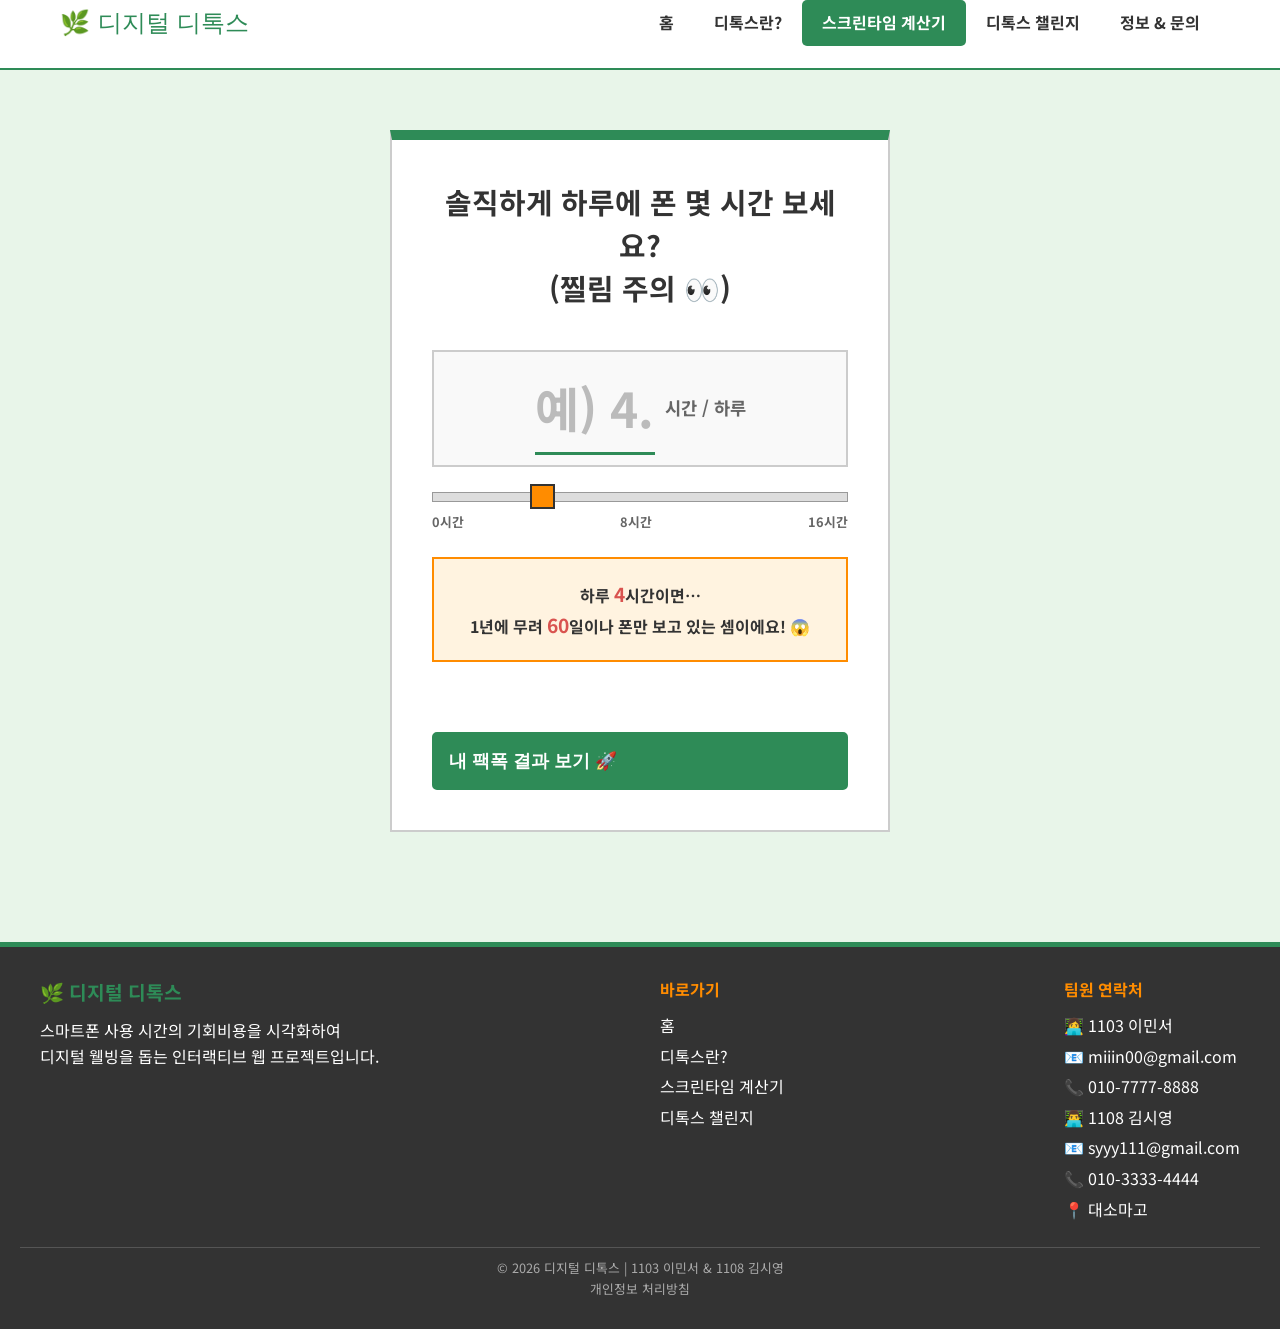
<file: 디지털 디톡스_ 김시영이민서/html/index.html>
<!DOCTYPE html>
<html lang="ko">
<head>
  <meta charset="UTF-8" />
  <meta name="viewport" content="width=device-width, initial-scale=1.0" />
  <title>디지털 디톡스 | 스크린타임 계산기</title>
  <link rel="icon" href="data:image/svg+xml,<svg xmlns='http://www.w3.org/2000/svg' viewBox='0 0 100 100'><text y='.9em' font-size='90'>⏱️</text></svg>" />
  <link rel="preconnect" href="https://fonts.googleapis.com" />
  <link href="https://fonts.googleapis.com/css2?family=Noto+Sans+KR:wght@400;500;700;800;900&display=swap" rel="stylesheet" />
  <link rel="stylesheet" href="../css/common.css" />
  <link rel="stylesheet" href="../css/index.css" />
</head>
<body>

  <header>
    <nav class="navbar" aria-label="메인 네비게이션">
      <div class="nav-container">
        <a href="main.html" class="nav-logo" aria-label="홈으로 이동">
          <span class="logo-icon">🌿</span>
          <span class="logo-text">디지털 디톡스</span>
        </a>
        <ul class="nav-menu" id="navMenu">
          <li class="nav-item"><a href="main.html" class="nav-link">홈</a></li>
          <li class="nav-item has-dropdown">
            <a href="detox.html" class="nav-link">디톡스란?</a>
            <ul class="dropdown-menu">
              <li><a href="detox.html#addiction">우리의 폰 사용 실태</a></li>
              <li><a href="detox.html#definition">디지털 디톡스란?</a></li>
            </ul>
          </li>
          <li class="nav-item has-dropdown">
            <a href="index.html" class="nav-link active">스크린타임 계산기</a>
            <ul class="dropdown-menu">
              <li><a href="index.html">시간 입력하기</a></li>
              <li><a href="result.html">결과 분석 보기</a></li>
            </ul>
          </li>
          <li class="nav-item has-dropdown">
            <a href="challenge.html" class="nav-link">디톡스 챌린지</a>
            <ul class="dropdown-menu">
              <li><a href="challenge.html#seven-day">7일 챌린지</a></li>
              <li><a href="challenge.html#tips">실천 팁</a></li>
            </ul>
          </li>
          <li class="nav-item has-dropdown">
            <a href="challenge.html#stats" class="nav-link">정보 &amp; 문의</a>
            <ul class="dropdown-menu">
              <li><a href="challenge.html#stats">관련 통계</a></li>
              <li><a href="challenge.html#contact">문의하기</a></li>
            </ul>
          </li>
        </ul>
        <button class="nav-toggle" id="navToggle" aria-label="메뉴 열기" aria-expanded="false">
          <span></span><span></span><span></span>
        </button>
      </div>
    </nav>
  </header>

  <main class="calc-main">
    <div class="calc-center">
      <p class="calc-question">솔직하게 하루에 폰 몇 시간 보세요?<br />(찔림 주의 👀)</p>

      <form class="calc-form" id="calcForm" novalidate>
        <div class="input-group">
          <input
            type="number"
            id="hoursInput"
            class="calc-input"
            min="0" max="24" step="0.5"
            placeholder="예) 4.5"
            aria-label="일일 스크린타임 시간 입력"
            required
          />
          <span class="input-unit">시간 / 하루</span>
        </div>

        <label for="hoursSlider" class="sr-only">슬라이더로 조절</label>
        <input
          type="range"
          id="hoursSlider"
          class="calc-slider"
          min="0" max="16" step="0.5" value="4"
          aria-label="스크린타임 슬라이더"
        />
        <div class="slider-labels">
          <span>0시간</span>
          <span>8시간</span>
          <span>16시간</span>
        </div>

        <p class="calc-preview" id="calcPreview">
          하루 <strong id="previewHours">4</strong>시간이면…<br />
          1년에 무려 <strong id="previewYearDays">60</strong>일이나 폰만 보고 있는 셈이에요! 😱
        </p>

        <p class="calc-error" id="calcError" role="alert" aria-live="polite"></p>

        <button type="submit" class="btn btn-primary calc-submit">
          내 팩폭 결과 보기 🚀
        </button>
      </form>
    </div>
  </main>

  <footer>
    <div class="footer-inner">
      <div class="footer-brand">
        <p class="footer-logo">🌿 디지털 디톡스</p>
        <p>스마트폰 사용 시간의 기회비용을 시각화하여<br />디지털 웰빙을 돕는 인터랙티브 웹 프로젝트입니다.</p>
      </div>
      <nav class="footer-links" aria-label="푸터 링크">
        <h4>바로가기</h4>
        <ul>
          <li><a href="main.html">홈</a></li>
          <li><a href="detox.html">디톡스란?</a></li>
          <li><a href="index.html">스크린타임 계산기</a></li>
          <li><a href="challenge.html">디톡스 챌린지</a></li>
        </ul>
      </nav>
      <address class="footer-contact" style="font-style:normal;">
        <h4>팀원 연락처</h4>
        <p>👩‍💻 1103 이민서</p>
        <p>📧 miiin00@gmail.com</p>
        <p>📞 010-7777-8888</p>
        <p>👨‍💻 1108 김시영</p>
        <p>📧 syyy111@gmail.com</p>
        <p>📞 010-3333-4444</p>
        <p>📍 대소마고</p>
      </address>
    </div>
    <div class="footer-bottom">
      <p>© 2026 디지털 디톡스 | 1103 이민서 &amp; 1108 김시영</p>
      <a href="#">개인정보 처리방침</a>
    </div>
  </footer>

  <script src="../js/common.js"></script>
  <script src="../js/index.js"></script>
</body>
</html>
</file>
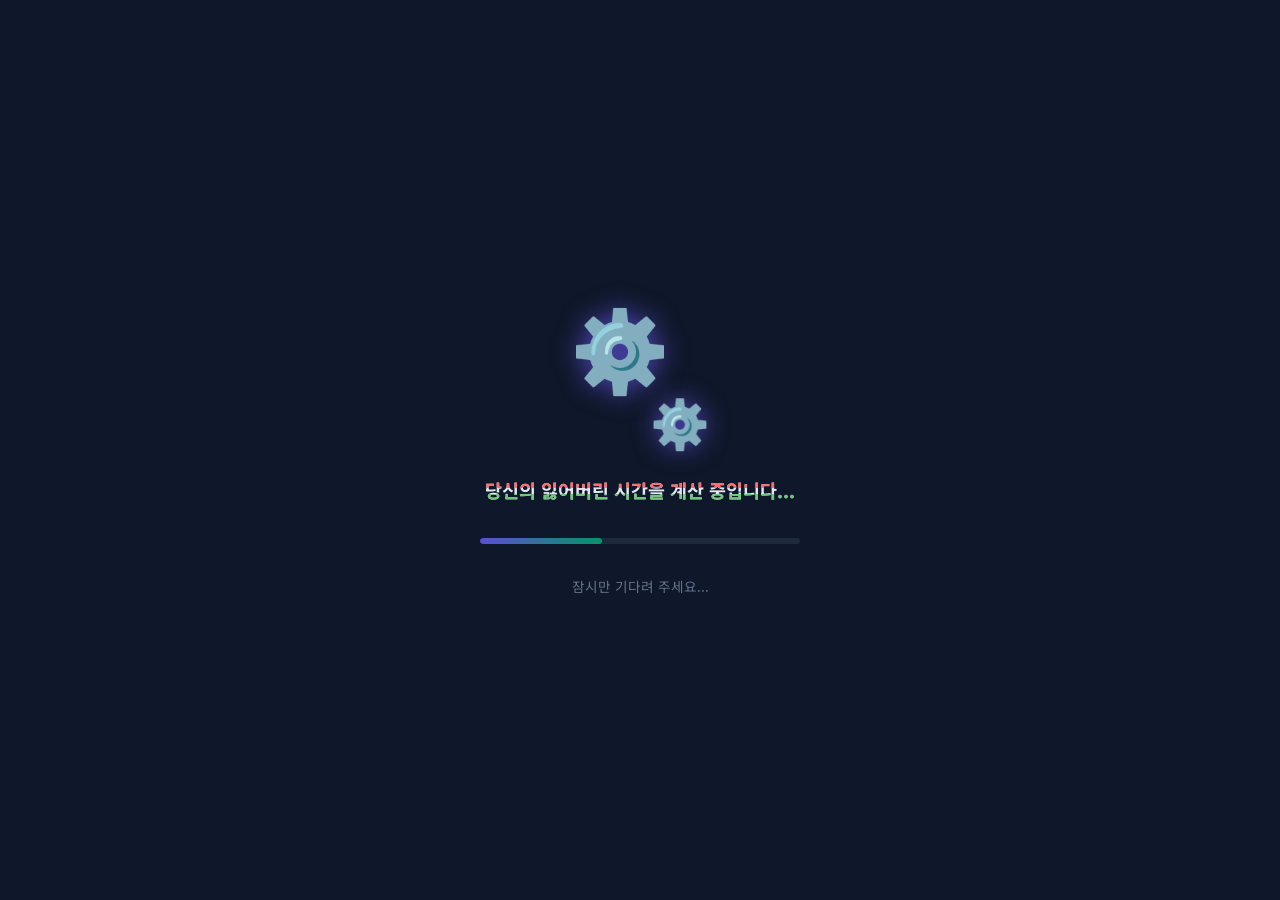
<file: 디지털 디톡스_ 김시영이민서/html/loading.html>
<!DOCTYPE html>
<!--
  loading.html - 로딩 (긴장감 조성) 페이지
  제작: 김시영, 이민서
  설명: 톱니바퀴 CSS 애니메이션 + 글리치 텍스트 → 2.8초 후 result.html로 자동 이동
-->
<html lang="ko">
<head>
  <meta charset="UTF-8" />
  <meta name="viewport" content="width=device-width, initial-scale=1.0" />
  <title>계산 중...</title>
  <link rel="icon" href="data:image/svg+xml,<svg xmlns='http://www.w3.org/2000/svg' viewBox='0 0 100 100'><text y='.9em' font-size='90'>⚙️</text></svg>" />
  <link href="https://fonts.googleapis.com/css2?family=Noto+Sans+KR:wght@400;700;900&display=swap" rel="stylesheet" />
  <link rel="stylesheet" href="../css/loading.css" />
</head>
<body class="loading-body">

  <main class="loading-main">
    <!-- 톱니바퀴 애니메이션 -->
    <div class="gears-wrapper" aria-hidden="true">
      <div class="gear gear-big">⚙️</div>
      <div class="gear gear-small">⚙️</div>
    </div>

    <!-- 글리치 텍스트 -->
    <p class="glitch-text" data-text="당신의 잃어버린 시간을 계산 중입니다...">
      당신의 잃어버린 시간을 계산 중입니다...
    </p>

    <!-- 진행 바 -->
    <div class="progress-bar-wrapper" role="progressbar" aria-label="계산 진행 중">
      <div class="progress-bar" id="progressBar"></div>
    </div>

    <!-- 카운트다운 -->
    <p class="loading-hint" id="loadingHint">잠시만 기다려 주세요...</p>
  </main>

  <script src="../js/loading.js"></script>
</body>
</html>
</file>
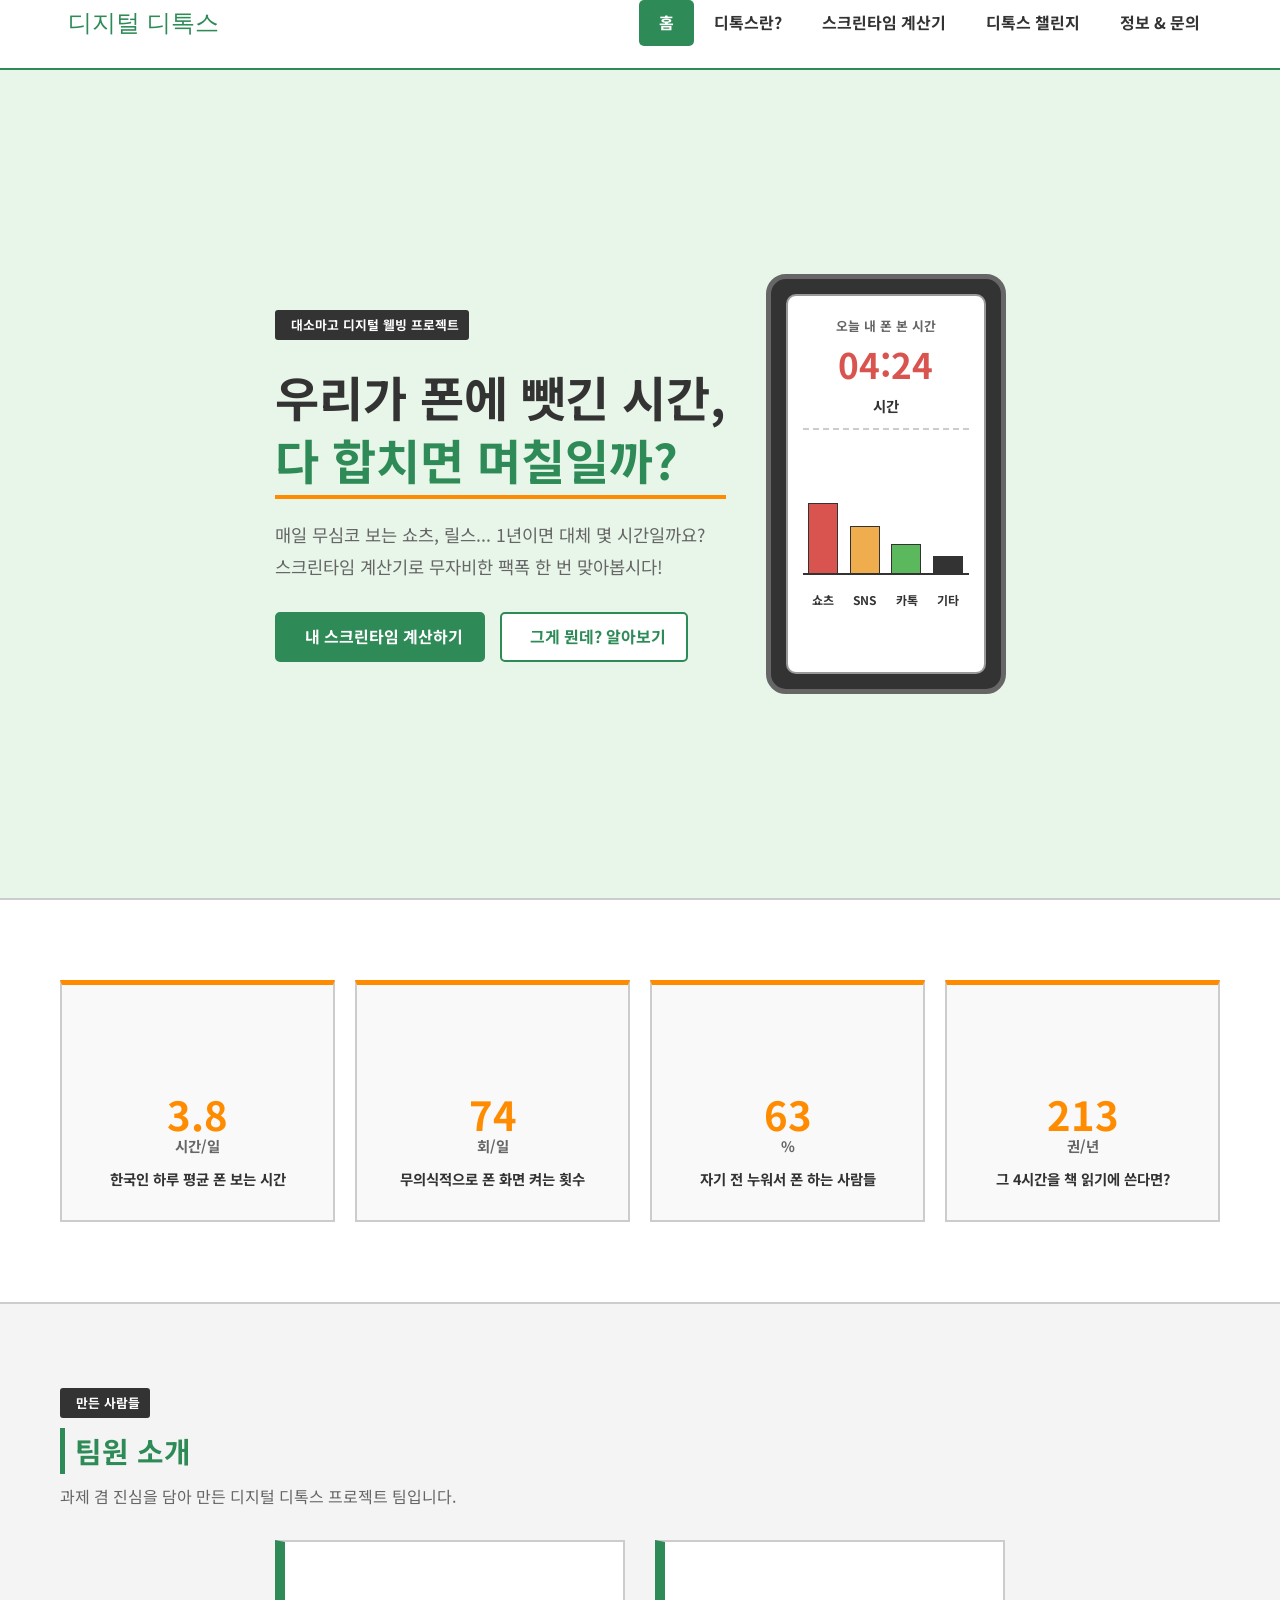
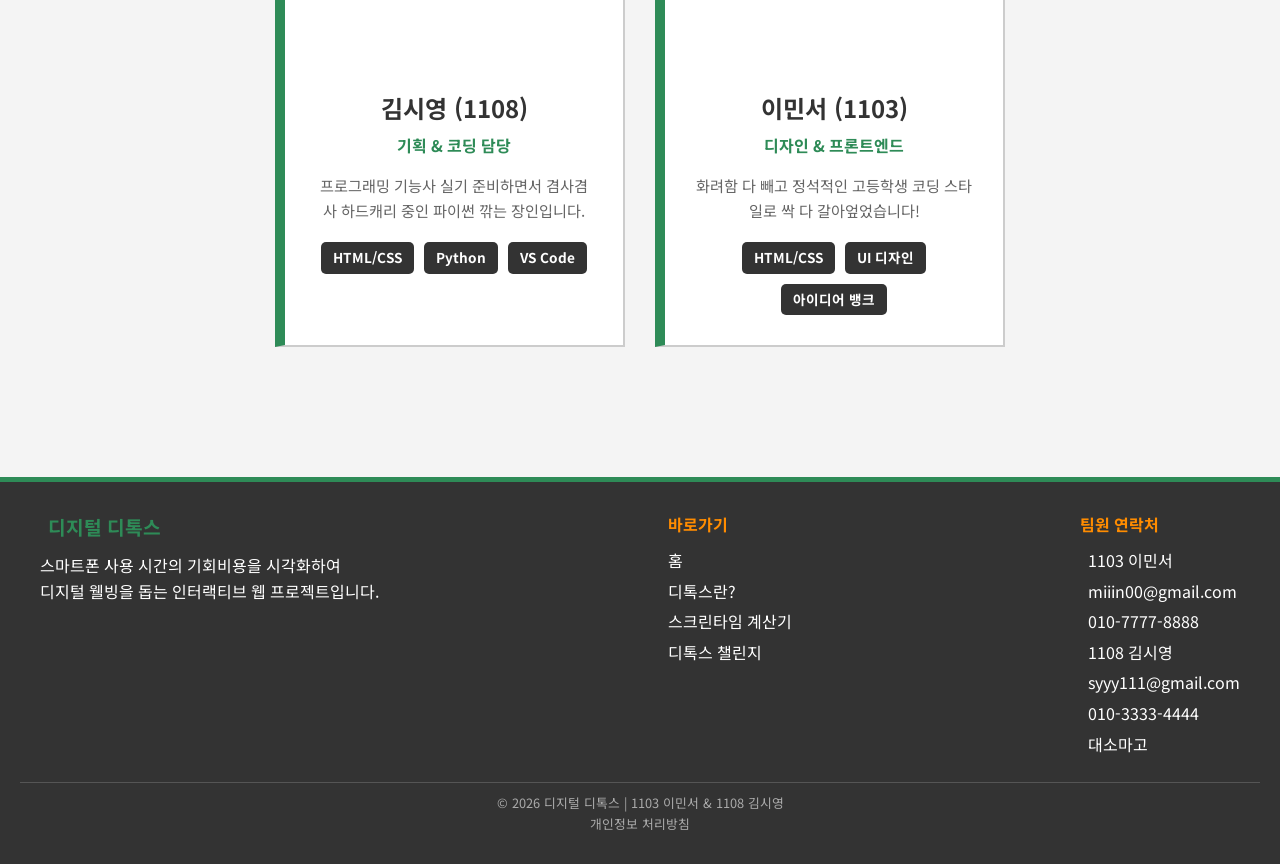
<file: 디지털 디톡스_ 김시영이민서/html/main.html>
<!DOCTYPE html>
<html lang="ko">
<head>
  <meta charset="UTF-8" />
  <meta name="viewport" content="width=device-width, initial-scale=1.0" />
  <title>디지털 디톡스 | 홈</title>
  <link rel="icon" href="data:image/svg+xml,<svg xmlns='http://www.w3.org/2000/svg' viewBox='0 0 100 100'><text y='.9em' font-size='90'>🌿</text></svg>" />
  <link rel="preconnect" href="https://fonts.googleapis.com" />
  <link href="https://fonts.googleapis.com/css2?family=Noto+Sans+KR:wght@400;500;700;800;900&display=swap" rel="stylesheet" />
  <link rel='stylesheet' href='https://cdn-uicons.flaticon.com/2.1.0/uicons-regular-rounded/css/uicons-regular-rounded.css'>
  
  <link rel="stylesheet" href="../css/common.css" />
  <link rel="stylesheet" href="../css/main.css" />
</head>
<body>

  <header>
    <nav class="navbar" aria-label="메인 네비게이션">
      <div class="nav-container">
        <a href="main.html" class="nav-logo" aria-label="홈으로 이동">
          <span class="logo-icon"><i class="fi fi-rr-leaf"></i></span>
          <span class="logo-text">디지털 디톡스</span>
        </a>

        <ul class="nav-menu" id="navMenu">
          <li class="nav-item">
            <a href="main.html" class="nav-link active">홈</a>
          </li>
          <li class="nav-item has-dropdown">
            <a href="detox.html" class="nav-link">디톡스란?</a>
            <ul class="dropdown-menu">
              <li><a href="detox.html#addiction">우리의 폰 사용 실태</a></li>
              <li><a href="detox.html#definition">디지털 디톡스란?</a></li>
            </ul>
          </li>
          <li class="nav-item has-dropdown">
            <a href="index.html" class="nav-link">스크린타임 계산기</a>
            <ul class="dropdown-menu">
              <li><a href="index.html">시간 입력하기</a></li>
              <li><a href="result.html">결과 분석 보기</a></li>
            </ul>
          </li>
          <li class="nav-item has-dropdown">
            <a href="challenge.html" class="nav-link">디톡스 챌린지</a>
            <ul class="dropdown-menu">
              <li><a href="challenge.html#seven-day">7일 챌린지</a></li>
              <li><a href="challenge.html#tips">실천 팁</a></li>
            </ul>
          </li>
          <li class="nav-item has-dropdown">
            <a href="challenge.html#stats" class="nav-link">정보 &amp; 문의</a>
            <ul class="dropdown-menu">
              <li><a href="challenge.html#stats">관련 통계</a></li>
              <li><a href="challenge.html#contact">문의하기</a></li>
            </ul>
          </li>
        </ul>

        <button class="nav-toggle" id="navToggle" aria-label="메뉴 열기" aria-expanded="false">
          <span></span><span></span><span></span>
        </button>
      </div>
    </nav>
  </header>

  <main>

    <section class="hero" id="intro">
      <div class="container hero-content">
        <div class="hero-text">
          <span class="badge"><i class="fi fi-rr-leaf"></i> 대소마고 디지털 웰빙 프로젝트</span>
          <h1 class="hero-title">
            우리가 폰에 뺏긴 시간,<br />
            <span class="highlight">다 합치면 며칠일까? <i class="fi fi-rr-face-surprise"></i></span>
          </h1>
          <p class="hero-desc">
            매일 무심코 보는 쇼츠, 릴스... 1년이면 대체 몇 시간일까요?<br />
            스크린타임 계산기로 무자비한 팩폭 한 번 맞아봅시다!
          </p>
          <div class="hero-actions">
            <a href="index.html" class="btn btn-primary"><i class="fi fi-rr-clock"></i> 내 스크린타임 계산하기</a>
            <a href="detox.html" class="btn btn-outline"><i class="fi fi-rr-info"></i> 그게 뭔데? 알아보기</a>
          </div>
        </div>
        
        <div class="hero-visual">
          <div class="phone-mockup">
            <div class="phone-screen">
              <div class="screen-time-display">
                <span class="st-label">오늘 내 폰 본 시간</span>
                <span class="st-value" id="heroTimer">04:23</span>
                <span class="st-unit">시간</span>
              </div>
              <div class="screen-bars">
                <div class="bar" style="height:60%; background:#D9534F;" title="유튜브/쇼츠"></div>
                <div class="bar" style="height:40%; background:#F0AD4E;" title="인스타"></div>
                <div class="bar" style="height:25%; background:#5CB85C;" title="카톡"></div>
                <div class="bar" style="height:15%; background:#333333;" title="기타 등등"></div>
              </div>
              <div class="screen-labels">
                <span>쇼츠</span><span>SNS</span><span>카톡</span><span>기타</span>
              </div>
            </div>
          </div>
        </div>
      </div>
    </section>

    <section class="stats-section reveal">
      <div class="container">
        <div class="stats-grid">
          <article class="stat-card">
            <span class="stat-icon"><i class="fi fi-rr-smartphone"></i></span>
            <strong class="stat-num" data-target="4.3">0</strong>
            <span class="stat-unit">시간/일</span>
            <p>한국인 하루 평균 폰 보는 시간</p>
          </article>
          <article class="stat-card">
            <span class="stat-icon"><i class="fi fi-rr-bell"></i></span>
            <strong class="stat-num" data-target="85">0</strong>
            <span class="stat-unit">회/일</span>
            <p>무의식적으로 폰 화면 켜는 횟수</p>
          </article>
          <article class="stat-card">
            <span class="stat-icon"><i class="fi fi-rr-moon"></i></span>
            <strong class="stat-num" data-target="72">0</strong>
            <span class="stat-unit">%</span>
            <p>자기 전 누워서 폰 하는 사람들</p>
          </article>
          <article class="stat-card">
            <span class="stat-icon"><i class="fi fi-rr-book"></i></span>
            <strong class="stat-num" data-target="243">0</strong>
            <span class="stat-unit">권/년</span>
            <p>그 4시간을 책 읽기에 쓴다면?</p>
          </article>
        </div>
      </div>
    </section>

    <section class="team-section reveal" id="team">
      <div class="container">
        <span class="badge"><i class="fi fi-rr-users"></i> 만든 사람들</span>
        <h2 class="section-title">팀원 소개</h2>
        <p class="section-subtitle">과제 겸 진심을 담아 만든 디지털 디톡스 프로젝트 팀입니다.</p>
        <div class="team-grid">
          <article class="team-card">
            <div class="team-avatar" aria-hidden="true"><i class="fi fi-rr-laptop"></i></div>
            <h3>김시영 (1108)</h3>
            <p class="team-role">기획 &amp; 코딩 담당</p>
            <p class="team-desc">프로그래밍 기능사 실기 준비하면서 겸사겸사 하드캐리 중인 파이썬 깎는 장인입니다.</p>
            <ul class="team-skills">
              <li>HTML/CSS</li>
              <li>Python</li>
              <li>VS Code</li>
            </ul>
          </article>
          <article class="team-card">
            <div class="team-avatar" aria-hidden="true"><i class="fi fi-rr-palette"></i></div>
            <h3>이민서 (1103)</h3>
            <p class="team-role">디자인 &amp; 프론트엔드</p>
            <p class="team-desc">화려함 다 빼고 정석적인 고등학생 코딩 스타일로 싹 다 갈아엎었습니다!</p>
            <ul class="team-skills">
              <li>HTML/CSS</li>
              <li>UI 디자인</li>
              <li>아이디어 뱅크</li>
            </ul>
          </article>
        </div>
      </div>
    </section>

  </main>

  <footer>
    <div class="footer-inner">
      <div class="footer-brand">
        <p class="footer-logo"><i class="fi fi-rr-leaf"></i> 디지털 디톡스</p>
        <p>스마트폰 사용 시간의 기회비용을 시각화하여<br />디지털 웰빙을 돕는 인터랙티브 웹 프로젝트입니다.</p>
      </div>
      <nav class="footer-links" aria-label="푸터 링크">
        <h4>바로가기</h4>
        <ul>
          <li><a href="main.html">홈</a></li>
          <li><a href="detox.html">디톡스란?</a></li>
          <li><a href="index.html">스크린타임 계산기</a></li>
          <li><a href="challenge.html">디톡스 챌린지</a></li>
        </ul>
      </nav>
      <address class="footer-contact" style="font-style:normal;">
        <h4>팀원 연락처</h4>
        <p><i class="fi fi-rr-user"></i> 1103 이민서</p>
        <p><i class="fi 일 fi-rr-envelope"></i> miiin00@gmail.com</p>
        <p><i class="fi fi-rr-phone-call"></i> 010-7777-8888</p>
        <p><i class="fi fi-rr-user"></i> 1108 김시영</p>
        <p><i class="fi fi-rr-envelope"></i> syyy111@gmail.com</p>
        <p><i class="fi fi-rr-phone-call"></i> 010-3333-4444</p>
        <p><i class="fi fi-rr-marker"></i> 대소마고</p>
      </address>
    </div>
    <div class="footer-bottom">
      <p>© 2026 디지털 디톡스 | 1103 이민서 &amp; 1108 김시영</p>
      <a href="#">개인정보 처리방침</a>
    </div>
  </footer>

  <script src="../js/common.js"></script>
  <script src="../js/main.js"></script>
</body>
</html>
</file>
<file: 디지털 디톡스_ 김시영이민서/css/common.css>
/* ============================================================
   common.css - 디지털 디톡스 프로젝트 공통 스타일
   제작: 김시영, 이민서
   ============================================================ */

/* ---------- 리셋 & 기본 ---------- */
*, *::before, *::after { box-sizing: border-box; margin: 0; padding: 0; }
html { scroll-behavior: smooth; font-size: 16px; }

body {
  font-family: 'Noto Sans KR', sans-serif;
  color: #333333;
  background: #F4F4F4;
  line-height: 1.6;
  padding-top: 70px; /* 헤더 높이만큼 띄움 */
  min-height: 100vh;
}

a { text-decoration: none; color: inherit; }
ul { list-style: none; }
img { max-width: 100%; height: auto; display: block; }

/* ---------- 헤더 ---------- */
/* 다른 섹션 헤더랑 안 겹치게 body > header 로 고정 */
body > header {
  position: fixed;
  top: 0; left: 0; width: 100%;
  height: 70px;
  background: #FFFFFF;
  border-bottom: 2px solid #2E8B57; /* 뚜렷한 초록색 선 */
  z-index: 1000;
}

.nav-container {
  max-width: 1200px;
  height: 100%;
  margin: 0 auto;
  padding: 0 20px;
  display: flex;
  align-items: center;
  justify-content: space-between;
}

/* ---------- 로고 ---------- */
.nav-logo {
  display: flex;
  align-items: center;
  gap: 8px;
  font-family: 'Black Han Sans', sans-serif;
  font-size: 1.5rem;
  color: #2E8B57;
}

/* ---------- 메뉴 리스트 ---------- */
.nav-menu {
  display: flex;
  height: 100%;
}

.nav-item {
  position: relative;
  height: 100%;
  display: flex;
  align-items: center;
}

.nav-link {
  padding: 10px 20px;
  font-weight: bold;
  color: #333333;
  border-radius: 5px;
}

.nav-link:hover, .nav-link.active {
  background-color: #2E8B57;
  color: #fff;
}

/* ---------- 드롭다운 메뉴 ---------- */
.dropdown-menu {
  position: absolute;
  top: 100%;
  left: 0;
  width: 180px;
  background: #FFFFFF;
  border: 1px solid #CCCCCC;
  border-top: none;
  display: none; 
  z-index: 999;
}

.nav-item:hover .dropdown-menu {
  display: block;
}

.dropdown-menu li {
  border-bottom: 1px solid #eee;
}

.dropdown-menu li a {
  display: block;
  padding: 12px 15px;
  font-size: 0.9rem;
}

.dropdown-menu li a:hover {
  background-color: #f0f8ff;
  color: #2E8B57;
  font-weight: bold;
}

/* ---------- 모바일 버튼 ---------- */
.nav-toggle {
  display: none;
  background: #2E8B57;
  color: white;
  border: none;
  padding: 10px;
  cursor: pointer;
  border-radius: 4px;
}

/* ---------- 푸터 ---------- */
footer {
  background: #333333;
  color: #FFFFFF;
  padding: 30px 20px;
  margin-top: 50px;
  border-top: 5px solid #2E8B57;
}

.footer-inner {
  max-width: 1200px;
  margin: 0 auto;
  display: flex;
  justify-content: space-between;
  flex-wrap: wrap;
  gap: 20px;
}

.footer-brand .footer-logo {
  font-size: 1.2rem;
  font-weight: bold;
  color: #2E8B57;
  margin-bottom: 10px;
  display: flex;
  align-items: center;
  gap: 8px;
}

.footer-links h4, .footer-contact h4 {
  margin-bottom: 10px;
  color: #FF8C00;
}

.footer-links ul li { margin-bottom: 5px; }
.footer-links ul li a:hover { text-decoration: underline; }

.footer-contact p {
  display: flex;
  align-items: center;
  gap: 8px;
  margin-bottom: 5px;
}

.footer-bottom {
  text-align: center;
  margin-top: 20px;
  padding-top: 10px;
  border-top: 1px solid #555;
  font-size: 0.8rem;
  color: #aaa;
}

/* ---------- 공통 유틸리티 ---------- */
.container {
  max-width: 1200px;
  margin: 0 auto;
  padding: 0 20px;
}

.section-title {
  font-size: 1.8rem;
  color: #2E8B57;
  margin-bottom: 10px;
  border-left: 5px solid #2E8B57;
  padding-left: 10px;
}

.section-subtitle {
  font-size: 1rem;
  color: #666666;
  margin-bottom: 30px;
}

.badge {
  display: inline-flex;
  align-items: center;
  gap: 6px;
  padding: 5px 10px;
  background-color: #333;
  color: #fff;
  font-weight: bold;
  border-radius: 3px;
  margin-bottom: 10px;
  font-size: 0.8rem;
}

.btn {
  display: inline-flex;
  align-items: center;
  gap: 8px;
  padding: 10px 20px;
  font-weight: bold;
  text-align: center;
  border-radius: 5px;
  border: 2px solid #2E8B57;
  cursor: pointer;
}

.btn-primary {
  background: #2E8B57;
  color: #FFF;
}
.btn-primary:hover {
  background: #246B43;
}

.btn-outline {
  background: #FFF;
  color: #2E8B57;
}
.btn-outline:hover {
  background: #2E8B57;
  color: #FFF;
}

/* ---------- 플래티콘 아이콘 공통 정렬 ---------- */
i.fi {
  display: inline-flex;
  align-items: center;
  justify-content: center;
  line-height: 1;
}
</file>
<file: 디지털 디톡스_ 김시영이민서/css/index.css>
/* ============================================================
   index.css - 스크린타임 계산기 입력 페이지 스타일
   제작: 김시영, 이민서
   ============================================================ */

/* 페이지 전체 배경: 밋밋하지 않게 연한 초록색 깔기 */
body { background-color: #E8F5E9; }

.calc-main {
  /* 헤더(70px)랑 푸터 공간 제외하고 대충 화면 중앙에 오도록 */
  min-height: calc(100vh - 190px); 
  display: flex;
  align-items: center;
  justify-content: center;
  padding: 60px 20px;
}

.calc-center {
  width: 100%;
  max-width: 500px;
  background-color: #FFFFFF;
  border: 2px solid #CCCCCC;
  border-top: 10px solid #2E8B57; /* 포인트 라인 */
  padding: 40px;
  text-align: center;
}

/* 큰 질문 텍스트 */
.calc-question {
  font-size: 1.8rem;
  font-weight: bold;
  color: #333333;
  line-height: 1.5;
  margin-bottom: 40px;
}

/* 입력 영역 폼 */
.calc-form { 
  display: flex; 
  flex-direction: column; 
  align-items: center; 
  gap: 25px; 
}

/* 숫자 입력칸 감싸는 박스 */
.input-group {
  display: flex;
  align-items: center;
  justify-content: center;
  gap: 10px;
  background-color: #F9F9F9;
  border: 2px solid #CCCCCC;
  padding: 10px 20px;
  width: 100%;
}

.input-group:focus-within {
  border-color: #2E8B57;
  background-color: #F0F8FF;
}

/* 실제 숫자 적는 부분 */
.calc-input {
  width: 120px;
  border: none;
  border-bottom: 3px solid #2E8B57; /* 밋밋해서 밑줄 하나 그어줌 */
  outline: none;
  font-family: 'Noto Sans KR', sans-serif;
  font-size: 3rem;
  font-weight: bold;
  color: #2E8B57;
  background: transparent;
  padding: 10px 0;
  text-align: center;
}

.calc-input::placeholder { color: #BBBBBB; }

/* 숫자 입력 화살표(위아래 버튼) 안 보이게 숨기기 */
.calc-input::-webkit-inner-spin-button,
.calc-input::-webkit-outer-spin-button { -webkit-appearance: none; margin: 0; }
.calc-input[type=number] { -moz-appearance: textfield; }

/* '시간 / 하루' 글씨 */
.input-unit {
  font-size: 1.1rem;
  font-weight: bold;
  color: #666666;
}

/* 슬라이더(막대기) 디자인 */
.calc-slider {
  width: 100%;
  -webkit-appearance: none;
  appearance: none;
  height: 10px;
  background-color: #DDDDDD;
  border: 1px solid #999999;
  outline: none;
  cursor: pointer;
}

/* 슬라이더 동그라미 손잡이 */
.calc-slider::-webkit-slider-thumb {
  -webkit-appearance: none;
  appearance: none;
  width: 25px;
  height: 25px;
  background-color: #FF8C00; /* 주황색 포인트 */
  border: 2px solid #333333;
  cursor: pointer;
}
.calc-slider::-moz-range-thumb {
  width: 25px; 
  height: 25px; 
  background-color: #FF8C00; 
  border: 2px solid #333333;
  cursor: pointer;
}

/* 슬라이더 밑에 0시간, 8시간, 16시간 텍스트 */
.slider-labels {
  display: flex;
  justify-content: space-between;
  width: 100%;
  font-size: 0.8rem;
  color: #666666;
  margin-top: -15px; /* 위로 살짝 당김 */
  font-weight: bold;
}

/* 미리보기 텍스트 (몇일 낭비했나 보여주는 박스) */
.calc-preview {
  font-size: 1rem;
  color: #333333;
  background-color: #FFF3E0; /* 연한 주황색 배경 */
  border: 2px solid #FF8C00;
  padding: 20px;
  line-height: 1.6;
  width: 100%;
  font-weight: bold;
}

.calc-preview strong { color: #D9534F; font-size: 1.2rem; }

/* 오류 메시지 (숫자 안 적고 넘어가려 할 때) */
.calc-error {
  font-size: 0.9rem;
  color: #D9534F;
  min-height: 20px;
  font-weight: bold;
}

/* 제출 버튼 */
.calc-submit {
  width: 100%;
  padding: 15px;
  font-size: 1.1rem;
}

/* 스크린리더 전용 텍스트 숨기기 */
.sr-only {
  position: absolute; width: 1px; height: 1px;
  padding: 0; margin: -1px; overflow: hidden;
  clip: rect(0,0,0,0); white-space: nowrap; border: 0;
}

/* 모바일 화면 대응 */
@media (max-width: 480px) {
  .calc-center { padding: 30px 20px; }
  .calc-question { font-size: 1.5rem; }
  .calc-input    { font-size: 2.2rem; width: 90px; }
}
</file>
<file: 디지털 디톡스_ 김시영이민서/css/loading.css>
/* ============================================================
   loading.css - 로딩 페이지 스타일 (애니메이션 중심)
   제작: 김시영, 이민서
   ============================================================ */

* { box-sizing: border-box; margin: 0; padding: 0; }

body.loading-body {
  font-family: 'Noto Sans KR', sans-serif;
  background: #0F172A;    /* 어두운 배경 */
  color: #FFFFFF;
  min-height: 100vh;
  overflow: hidden;
}

.loading-main {
  min-height: 100vh;
  display: flex;
  flex-direction: column;
  align-items: center;
  justify-content: center;
  gap: 32px;
  padding: 40px;
}

/* ─── 톱니바퀴 ─── */
.gears-wrapper {
  position: relative;
  width: 140px;
  height: 140px;
}

.gear {
  position: absolute;
  font-size: 5rem;
  line-height: 1;
  filter: drop-shadow(0 0 12px rgba(91,79,207,.8));
}

/* 큰 톱니바퀴: 시계방향 회전 */
.gear-big {
  top: 0; left: 0;
  animation: rotateCW 2s linear infinite;
  color: #5B4FCF;
}

/* 작은 톱니바퀴: 반시계방향 회전 */
.gear-small {
  bottom: 0; right: 0;
  font-size: 3rem;
  animation: rotateCCW 1.5s linear infinite;
  color: #059669;
}

@keyframes rotateCW  { from { transform: rotate(0deg);   } to { transform: rotate(360deg);  } }
@keyframes rotateCCW { from { transform: rotate(0deg);   } to { transform: rotate(-360deg); } }

/* ─── 글리치 텍스트 효과 ─── */
.glitch-text {
  font-size: 1.15rem;
  font-weight: 700;
  color: #E2E8F0;
  position: relative;
  animation: glitchAnim 3s step-end infinite;
  text-align: center;
  max-width: 400px;
  line-height: 1.6;
}

/* 글리치: ::before (빨간 채널) */
.glitch-text::before,
.glitch-text::after {
  content: attr(data-text);
  position: absolute;
  top: 0; left: 0;
  width: 100%;
}

.glitch-text::before {
  color: #FF6B6B;
  animation: glitchBefore 3s step-end infinite;
  clip-path: polygon(0 0, 100% 0, 100% 40%, 0 40%);
}

.glitch-text::after {
  color: #6BCB77;
  animation: glitchAfter 3s step-end infinite;
  clip-path: polygon(0 60%, 100% 60%, 100% 100%, 0 100%);
}

@keyframes glitchAnim {
  0%, 85%, 100% { transform: translate(0); }
  86%  { transform: translate(-2px, 1px); }
  88%  { transform: translate(2px, -1px); }
  90%  { transform: translate(-1px, 2px); }
}

@keyframes glitchBefore {
  0%, 85%, 100% { transform: translate(0); opacity: 0; }
  86%  { transform: translate(-3px, 0); opacity: 0.8; }
  90%  { transform: translate(3px, 0);  opacity: 0.6; }
}

@keyframes glitchAfter {
  0%, 85%, 100% { transform: translate(0); opacity: 0; }
  87%  { transform: translate(3px, 1px); opacity: 0.7; }
  91%  { transform: translate(-3px, -1px); opacity: 0.5; }
}

/* ─── 진행 바 ─── */
.progress-bar-wrapper {
  width: 320px;
  max-width: 90vw;
  height: 6px;
  background: #1E293B;
  border-radius: 3px;
  overflow: hidden;
}

.progress-bar {
  height: 100%;
  width: 0%;
  background: linear-gradient(90deg, #5B4FCF, #059669);
  border-radius: 3px;
  transition: width 0.1s linear;
}

/* 힌트 텍스트 */
.loading-hint {
  font-size: 0.85rem;
  color: #64748B;
  animation: pulse 1.5s ease-in-out infinite;
}

@keyframes pulse {
  0%, 100% { opacity: 1; }
  50%       { opacity: 0.4; }
}
</file>
<file: 디지털 디톡스_ 김시영이민서/css/main.css>
/* ============================================================
   main.css - 홈 페이지 전용 스타일
   제작: 김시영, 이민서
   ============================================================ */

.reveal { opacity: 1; }

/* ===== Hero 섹션 (메인 배너) ===== */
.hero {
  min-height: calc(100vh - 70px);
  display: flex;
  align-items: center;
  background-color: #E8F5E9; 
  border-bottom: 2px solid #CCCCCC;
  padding: 60px 0;
}

.hero-content {
  display: flex;
  justify-content: space-between;
  align-items: center;
  gap: 40px;
}

.hero-text {
  flex: 1;
}

.hero-title {
  font-size: 3rem;
  font-weight: bold;
  line-height: 1.3;
  color: #333333;
  margin: 15px 0 20px;
  display: flex;
  flex-direction: column;
}

.hero-title .highlight {
  color: #2E8B57;
  border-bottom: 4px solid #FF8C00; 
  padding-bottom: 5px;
  display: inline-flex;
  align-items: center;
  gap: 10px;
}

.hero-desc {
  font-size: 1.1rem;
  color: #666666;
  line-height: 1.8;
  margin-bottom: 30px;
}

.hero-actions {
  display: flex;
  gap: 15px;
  flex-wrap: wrap;
}

/* ─── 스마트폰 목업 ─── */
.hero-visual {
  display: flex;
  justify-content: center;
  align-items: center;
}

.phone-mockup {
  width: 240px;
  height: 420px;
  background-color: #333333; 
  border: 5px solid #666666; 
  border-radius: 20px;
  padding: 15px;
}

.phone-screen {
  background-color: #FFFFFF; 
  border: 2px solid #999999;
  border-radius: 10px;
  height: 100%;
  padding: 20px 15px;
  display: flex;
  flex-direction: column;
  gap: 15px;
}

.screen-time-display {
  text-align: center;
  border-bottom: 2px dashed #CCCCCC;
  padding-bottom: 10px;
}
.st-label { font-size: 0.8rem; color: #666666; font-weight: bold; display: block; }
.st-value  { font-size: 2.2rem; font-weight: bold; color: #D9534F; display: block; }
.st-unit   { font-size: 0.9rem; color: #333333; font-weight: bold; }

.screen-bars {
  display: flex;
  align-items: flex-end;
  justify-content: space-around;
  height: 120px;
  margin-top: 10px;
  border-bottom: 2px solid #333333;
}
.bar {
  width: 30px;
  border: 1px solid #333333;
  border-bottom: none;
}
.screen-labels {
  display: flex;
  justify-content: space-around;
  font-size: 0.75rem;
  font-weight: bold;
  color: #333333;
}

/* ===== 통계 섹션 ===== */
.stats-section {
  padding: 80px 0;
  background-color: #FFFFFF;
}

.stats-grid {
  display: grid;
  grid-template-columns: repeat(4, 1fr);
  gap: 20px;
}

.stat-card {
  background-color: #F9F9F9;
  border: 2px solid #CCCCCC;
  border-top: 5px solid #FF8C00; 
  padding: 30px 20px;
  text-align: center;
}

.stat-card:hover {
  background-color: #FFF3E0; 
}

.stat-icon {
  font-size: 2.5rem;
  display: block;
  margin-bottom: 15px;
  color: #333333;
}

.stat-num {
  font-size: 2.5rem;
  font-weight: bold;
  color: #FF8C00;
  display: block;
  line-height: 1;
}

.stat-unit {
  font-size: 0.9rem;
  font-weight: bold;
  color: #666666;
  display: block;
  margin-bottom: 10px;
}

.stat-card p {
  font-size: 0.9rem;
  color: #333333;
  font-weight: bold;
}

/* ===== 팀원 소개 섹션 ===== */
.team-section {
  padding: 80px 0;
  background-color: #F4F4F4;
  border-top: 2px solid #CCCCCC;
}

.team-grid {
  display: flex;
  gap: 30px;
  justify-content: center;
  flex-wrap: wrap;
}

.team-card {
  background-color: #FFFFFF;
  border: 2px solid #CCCCCC;
  border-left: 10px solid #2E8B57; 
  padding: 30px;
  text-align: center;
  flex: 1;
  min-width: 250px;
  max-width: 350px;
}

.team-card:hover {
  background-color: #E8F5E9;
}

.team-avatar {
  font-size: 4rem;
  margin-bottom: 15px;
  color: #2E8B57;
}

.team-card h3 {
  font-size: 1.5rem;
  font-weight: bold;
  color: #333333;
  margin-bottom: 5px;
}

.team-role {
  font-size: 1rem;
  color: #2E8B57;
  font-weight: bold;
  margin-bottom: 15px;
}

.team-desc {
  font-size: 0.95rem;
  color: #666666;
  line-height: 1.6;
  margin-bottom: 20px;
}

.team-skills {
  display: flex;
  gap: 10px;
  flex-wrap: wrap;
  justify-content: center;
}

.team-skills li {
  background-color: #333333;
  color: #FFFFFF;
  font-size: 0.85rem;
  font-weight: bold;
  padding: 5px 12px;
  border-radius: 5px; 
}
</file>
